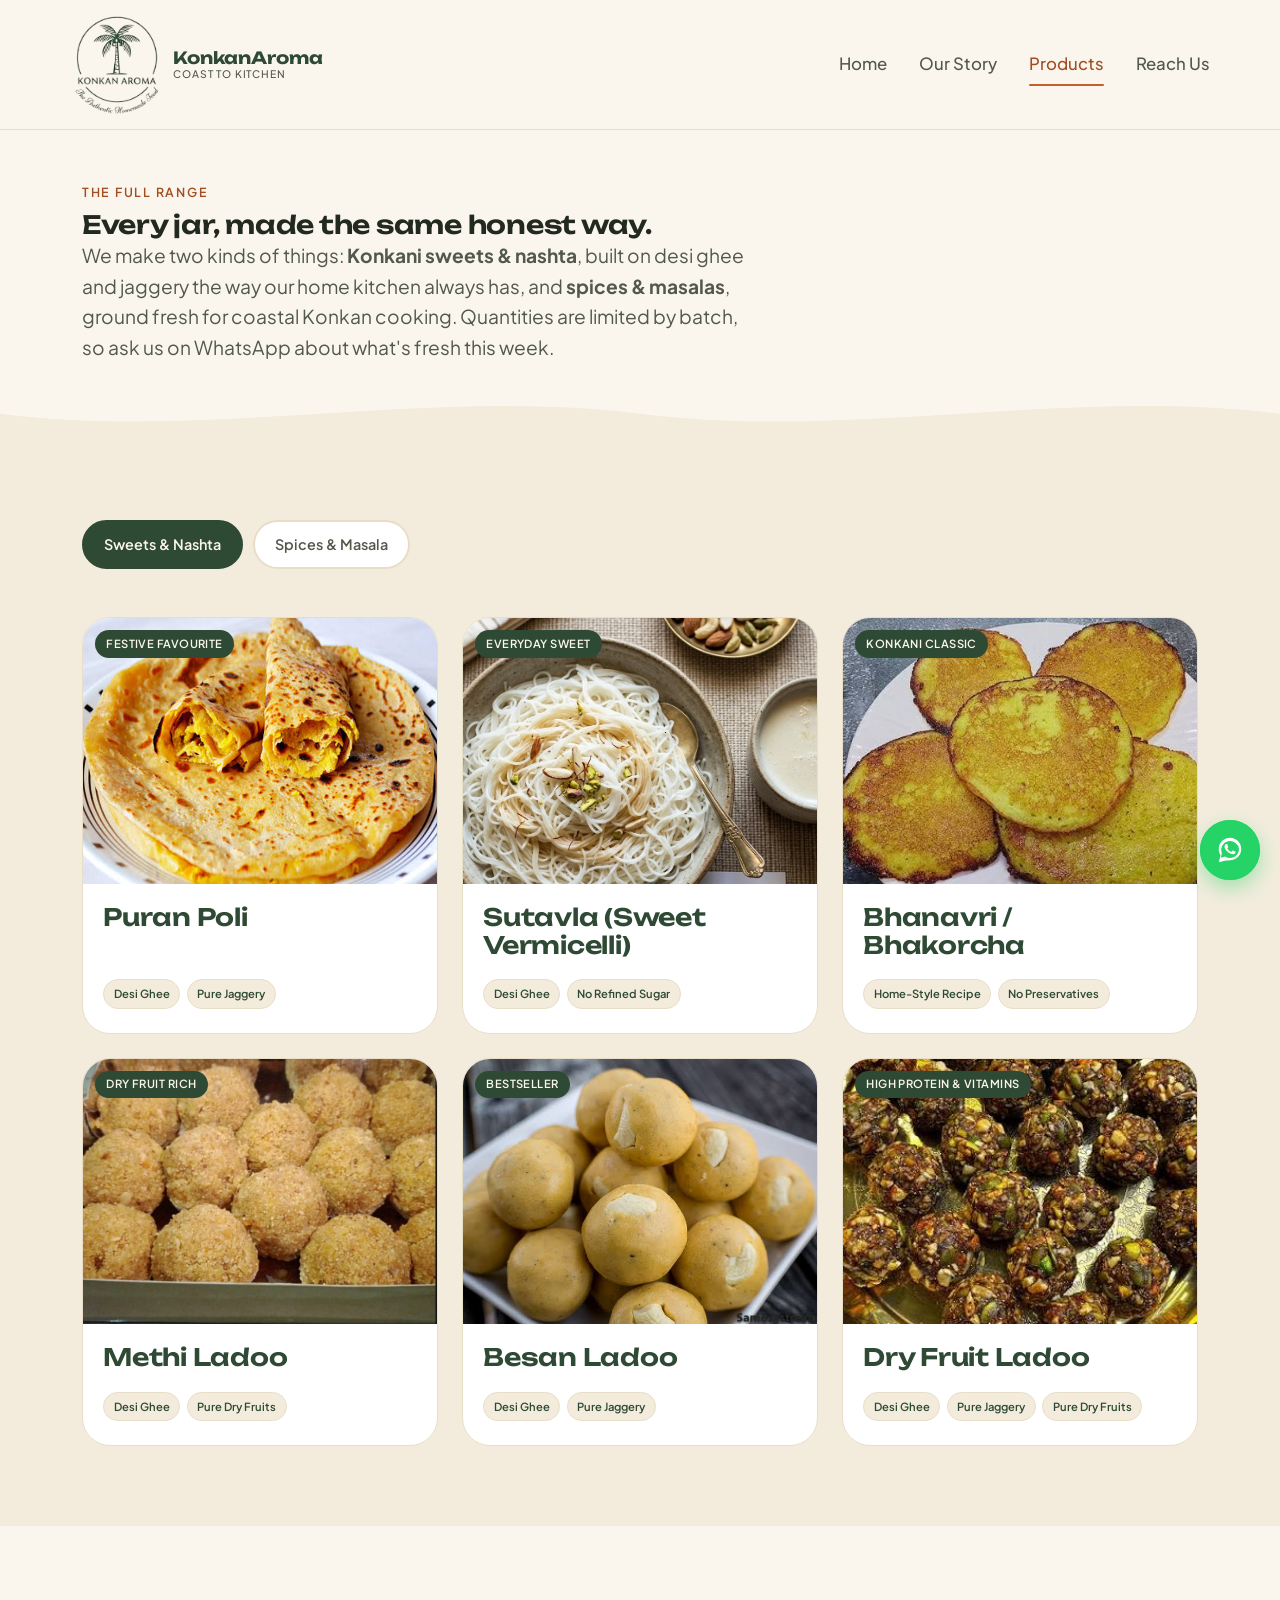
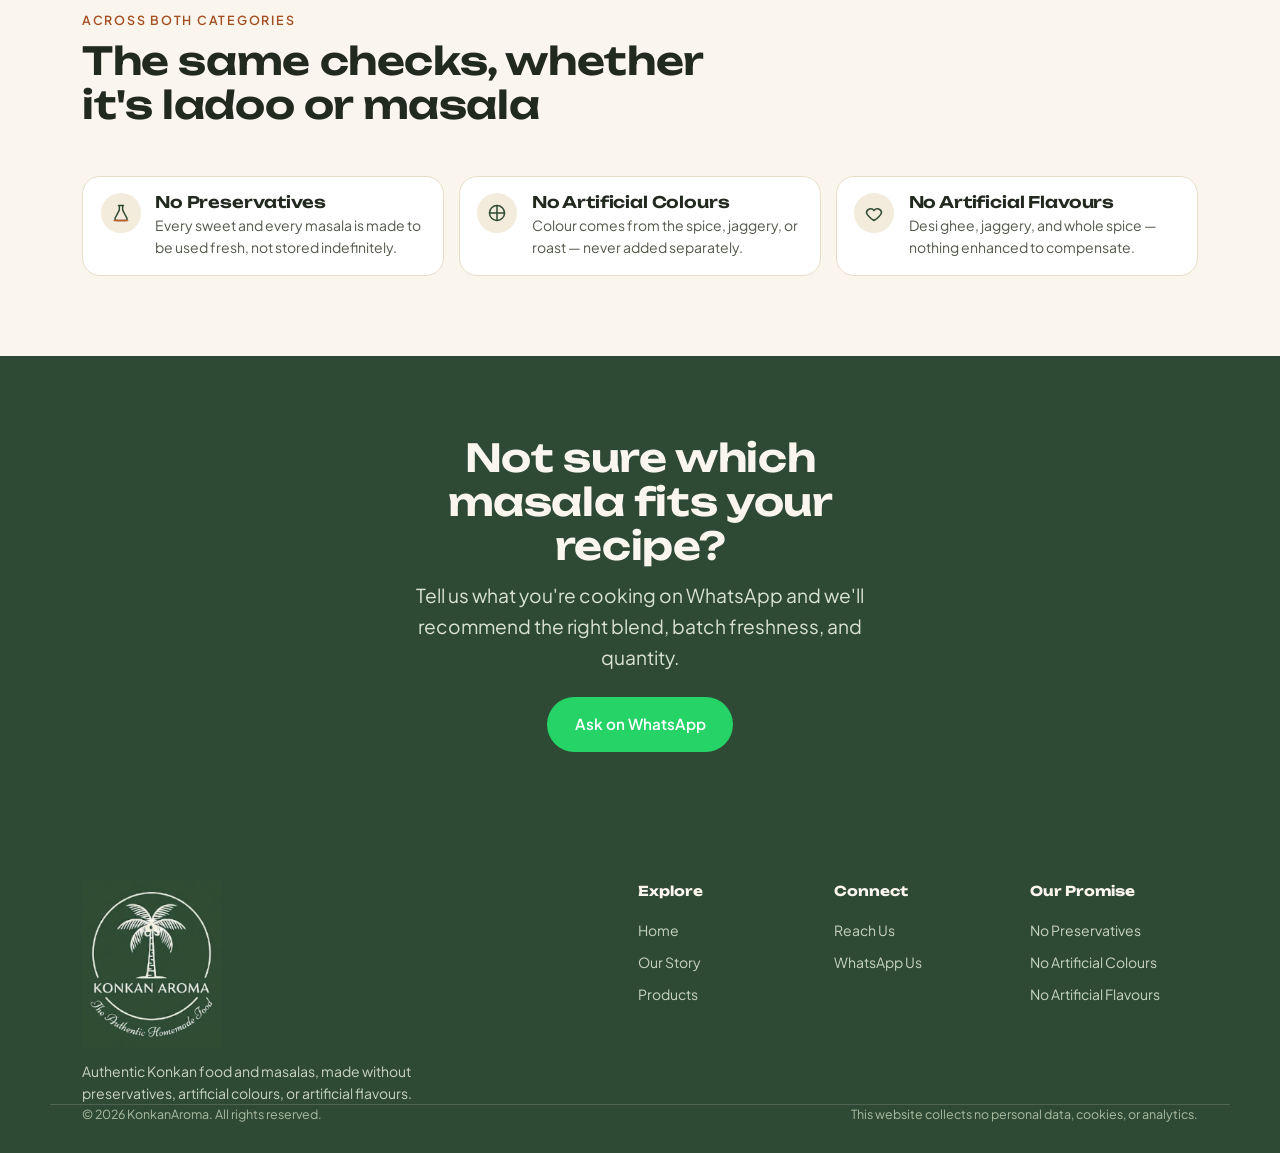
<file: products.html>
<!DOCTYPE html>
<html lang="en">
<head>
<meta charset="UTF-8">
<meta name="viewport" content="width=device-width, initial-scale=1.0">
<title>Products — KonkanAroma Masalas & Food</title>
<meta name="description" content="Explore KonkanAroma's range of authentic masalas and Konkan food products — no preservatives, no artificial colours or flavours.">
<link rel="preconnect" href="https://fonts.googleapis.com">
<link rel="stylesheet" href="assets/css/style.css">
</head>
<body>

<header class="navbar">
  <div class="nav-inner">
    <a href="index.html" class="logo">
      <img src="assets/images/navlogo.png" alt="KonkanAroma logo" class="logo-img">
      <span class="logo-text">KonkanAroma<span class="logo-tag">Coast to Kitchen</span></span>
    </a>
    <button class="nav-toggle" aria-label="Toggle menu" aria-expanded="false">
      <span></span><span></span><span></span>
    </button>
    <nav class="nav-links">
      <a href="index.html">Home</a>
      <a href="about.html">Our Story</a>
      <a href="products.html" class="active">Products</a>
      <a href="reach-us.html">Reach Us</a>
    </nav>
  </div>
</header>

<main>

  <section class="hero" style="padding-bottom:1.5rem;">
    <div class="container">
      <div class="reveal" style="max-width:680px;">
        <p class="eyebrow">The full range</p>
        <h1>Every jar, made the same honest way.</h1>
        <p class="lede">We make two kinds of things: <strong>Konkani sweets &amp; nashta</strong>, built on desi ghee and jaggery the way our home kitchen always has, and <strong>spices &amp; masalas</strong>, ground fresh for coastal Konkan cooking. Quantities are limited by batch, so ask us on WhatsApp about what's fresh this week.</p>
      </div>
    </div>
  </section>

  <div class="wave-divider" aria-hidden="true">
    <svg viewBox="0 0 1440 60" preserveAspectRatio="none"><path d="M0,30 C 240,60 480,0 720,30 C 960,60 1200,0 1440,30 L1440,60 L0,60 Z" fill="#F3ECDD"/></svg>
  </div>

  <!-- =========================================================
       PRODUCT GRID — two categories, one visible at a time
       Buttons and grids are linked purely by the data-category
       attribute. To add a category later: add a button with a
       new data-category value, and a matching .product-grid.
       ========================================================= -->
  <section class="section section-tint">
    <div class="container">

      <!-- Category toggle -->
      <div class="category-toggle reveal" role="tablist" aria-label="Product category">
        <button class="category-btn active" data-category="sweets" role="tab" aria-selected="true">Sweets &amp; Nashta</button>
        <button class="category-btn" data-category="spices" role="tab" aria-selected="false">Spices &amp; Masala</button>
      </div>

      <!-- =====================================================
           CATEGORY 1 — Sweets & Nashta (desi ghee, jaggery, etc.)
           TO ADD A NEW SWEET: copy one <article class="product-card">
           block below and edit its image, tag, title, description,
           and chips.
           ===================================================== -->
      <div class="product-grid reveal" data-category="sweets">

        <!-- Sweet 1 -->
        <article class="product-card">
          <div class="product-media">
            <span class="product-tag">Festive favourite</span>
            <!-- Replace with real product photo: assets/images/puran-poli.jpg -->
            <img src="assets/images/puranpoli.jpeg" alt="Puran Poli, a sweet stuffed flatbread made with jaggery and lentils">
          </div>
          <div class="product-body">
            <h3>Puran Poli</h3>
            <!-- <p>Soft wheat flatbread stuffed with a jaggery-lentil filling, finished with pure desi ghee — no shortcuts, no shelf-stable fillings.</p> -->
            <div class="chip-row">
              <span class="chip">Desi Ghee</span>
              <span class="chip">Pure Jaggery</span>
            </div>
          </div>
        </article>

        <!-- Sweet 2 -->
        <article class="product-card">
          <div class="product-media">
            <span class="product-tag">Everyday sweet</span>
            <!-- Replace with real product photo: assets/images/sutavla.jpg -->
            <img src="assets/images/sutavla(sweetVermicelli).jpeg" alt="Sutavla, sweet vermicelli roasted in desi ghee and jaggery">
          </div>
          <div class="product-body">
            <h3>Sutavla (Sweet Vermicelli)</h3>
            <!-- <p>Fine vermicelli roasted in desi ghee and simmered with jaggery — a quick, comforting Konkani nashta with no refined sugar.</p> -->
            <div class="chip-row">
              <span class="chip">Desi Ghee</span>
              <span class="chip">No Refined Sugar</span>
            </div>
          </div>
        </article>

        <!-- Sweet 3 -->
        <article class="product-card">
          <div class="product-media">
            <span class="product-tag">Konkani classic</span>
            <!-- Replace with real product photo: assets/images/bhanavri.jpg -->
            <img src="assets/images/Bhanavri-Bhakorcha.jpeg" alt="Bhanavri Bhakorcha, a traditional Konkani sweet snack">
          </div>
          <div class="product-body">
            <h3>Bhanavri / Bhakorcha</h3>
            <!-- <p>A traditional Konkani sweet passed down through home kitchens — made exactly the way it always has been, nothing modernised.</p> -->
            <div class="chip-row">
              <span class="chip">Home-Style Recipe</span>
              <span class="chip">No Preservatives</span>
            </div>
          </div>
        </article>

        <!-- Sweet 4 -->
        <article class="product-card">
          <div class="product-media">
            <span class="product-tag">Dry fruit rich</span>
            <!-- Replace with real product photo: assets/images/methi-ladoo.jpg -->
            <img src="assets/images/methiladdo.jpeg" alt="Methi Ladoo, a dry fruit and fenugreek sweet ball">
          </div>
          <div class="product-body">
            <h3>Methi Ladoo</h3>
            <!-- <p>Fenugreek, dry fruits, and jaggery bound in desi ghee — a nourishing, traditional winter sweet with nothing artificial added.</p> -->
            <div class="chip-row">
              <span class="chip">Desi Ghee</span>
              <span class="chip">Pure Dry Fruits</span>
            </div>
          </div>
        </article>

        <!-- Sweet 5 -->
        <article class="product-card">
          <div class="product-media">
            <span class="product-tag">Bestseller</span>
            <!-- Replace with real product photo: assets/images/besan-ladoo.jpg -->
            <img src="assets/images/besan-ladoo.jpeg" alt="Besan Ladoo, roasted gram flour sweet balls">
          </div>
          <div class="product-body">
            <h3>Besan Ladoo</h3>
            <!-- <p>Roasted gram flour, desi ghee, and jaggery, rolled the same day they're made — dense, grainy, and exactly as rich as it should be.</p> -->
            <div class="chip-row">
              <span class="chip">Desi Ghee</span>
              <span class="chip">Pure Jaggery</span>
            </div>
          </div>
        </article>

        <!-- Sweet 6 -->
        <article class="product-card">
          <div class="product-media">
            <span class="product-tag">High Protein & Vitamins</span>
            <!-- Replace with real product photo: assets/images/besan-ladoo.jpg -->
            <img src="assets/images/dryfruitladoo.jpeg" alt="Dry Fruit Ladoo, a sweet ball made with desi ghee, jaggery, and assorted dry fruits">
          </div>
          <div class="product-body">
            <h3>Dry Fruit Ladoo</h3>
            <!-- <p>Assorted dry fruits, desi ghee, and jaggery, rolled the same day they're made — a delightful blend of flavours and textures.</p> -->
            <div class="chip-row">
              <span class="chip">Desi Ghee</span>
              <span class="chip">Pure Jaggery</span>
               <span class="chip">Pure Dry Fruits</span>
            </div>
          </div>
        </article>

      </div>

      <!-- =====================================================
           CATEGORY 2 — Spices & Masala
           TO ADD A NEW MASALA: copy one <article class="product-card">
           block below and edit its image, tag, title, description,
           and chips. (Ideas already in the pipeline: Konkani Masala,
           Fish Fry Masala, Garam Masala, Kashmiri Bedgi Chilli Powder.)
           ===================================================== -->
      <div class="product-grid is-hidden reveal" data-category="spices">

        <!-- Spice 1 -->
        <article class="product-card">
          <div class="product-media">
            <span class="product-tag">Everyday staple</span>
            <!-- Replace with real product photo: assets/images/turmeric-powder.jpg -->
            <img src="assets/images/masalas/haldipowder.jpeg" alt="Pure turmeric (haldi) powder, bright yellow ground spice">
          </div>
          <div class="product-body">
            <h3>Pure Turmeric( Haldi ) Powder</h3>
            <!-- <p>Single-origin turmeric, dried and ground the traditional way — the colour is entirely the root, nothing else.</p> -->
            <div class="chip-row">
              <span class="chip">Single Ingredient</span>
              <span class="chip">Stone-Ground</span>
            </div>
          </div>
        </article>

        <!-- Spice 2 -->
        <article class="product-card">
          <div class="product-media">
            <span class="product-tag">Fish-curry essential</span>
            <!-- Replace with real product photo: assets/images/fish-curry-masala.jpg -->
            <img src="assets/images/masalas/KKfishmasala.jpeg" alt="Whole spices for Konkan fish curry masala blend">
          </div>
          <div class="product-body">
            <h3>Konkan Fish Curry Masala</h3>
            <!-- <p>A coastal-classic blend balancing heat, tang, and warmth — built specifically for fish and prawn curries.</p> -->
            <div class="chip-row">
              <span class="chip">No Artificial Colour</span>
              <span class="chip">No Artificial Flavour</span>
            </div>
          </div>
        </article>

        <!-- Spice 3 -->
        <article class="product-card">
          <div class="product-media">
            <span class="product-tag">Bestseller</span>
            <!-- Replace with real product photo: assets/images/malvani-masala.jpg -->
            <img src="assets/images/masalas/malvanimasala.jpeg" alt="Malvani masala blend, deep red ground spice powder">
          </div>
          <div class="product-body">
            <h3>Malvani Masala</h3>
            <!-- <p>Our founding recipe — a fiery, deeply aromatic blend used across Konkan coastal kitchens for curries, fish, and koliwada.</p> -->
            <div class="chip-row">
              <span class="chip">No Preservatives</span>
              <span class="chip">No Artificial Colour</span>
            </div>
          </div>
        </article>

        <!-- Spice 4 -->
        <article class="product-card">
          <div class="product-media">
            <span class="product-tag">Traditional</span>
            <!-- Replace with real product photo: assets/images/konkan-tilkut.jpg -->
            <img src="assets/images/masalas/tilkut.jpeg" alt="Konkan Tilkut, a roasted sesame and jaggery spice blend">
          </div>
          <div class="product-body">
            <h3>Konkan Tilkut</h3>
            <!-- <p>Roasted sesame ground the old way — a fragrant, slightly sweet-savoury staple used across Konkan households.</p> -->
            <div class="chip-row">
              <span class="chip">Stone-Ground</span>
              <span class="chip">No Additives</span>
            </div>
          </div>
        </article>

        <!-- Spice 5 -->
        <article class="product-card">
          <div class="product-media">
            <span class="product-tag">All-purpose</span>
            <!-- Replace with real product photo: assets/images/ghati-masala.jpg -->
            <img src="assets/images/masalas/ghatimasala.jpeg" alt="Ghati Masala, an all-purpose Maharashtrian spice blend">
          </div>
          <div class="product-body">
            <h3>Ghati Masala</h3>
            <!-- <p>A warm, everyday Maharashtrian blend for dals, vegetables, and gravies — balanced enough to reach for daily.</p> -->
            <div class="chip-row">
              <span class="chip">No Preservatives</span>
              <span class="chip">Small Batch</span>
            </div>
          </div>
        </article>

        <!-- Spice 6 -->
        <article class="product-card">
          <div class="product-media">
            <span class="product-tag">All-purpose</span>
            <!-- Replace with real product photo: assets/images/ghati-masala.jpg -->
            <img src="assets/images/masalas/konkanimasala.jpeg" alt="Konkani Masala, an all-purpose Konkan spice blend">
          </div>
          <div class="product-body">
            <h3>Konkani Masala</h3>
            <!-- <p>A warm, everyday Konkan blend for dals, vegetables, and gravies — balanced enough to reach for daily.</p> -->
            <div class="chip-row">
              <span class="chip">No Preservatives</span>
              <span class="chip">Small Batch</span>
            </div>
          </div>
        </article>

        <!-- Spice 7 -->
        <article class="product-card">
          <div class="product-media">
            <span class="product-tag">All-purpose</span>
            <!-- Replace with real product photo: assets/images/ghati-masala.jpg -->
            <img src="assets/images/masalas/garammasala.jpeg" alt="Garam Masala, an all-purpose Indian spice blend">
          </div>
          <div class="product-body">
            <h3>Garam Masala</h3>
            <!-- <p>A Fresh, everyday Special Indian blend for biryani, pulav's, and gravies — balanced enough to reach for daily.</p> -->
            <div class="chip-row">
              <span class="chip">No Preservatives</span>
              <span class="chip">Small Batch</span>
            </div>
          </div>
        </article>

        <!-- Spice 8 -->
        <article class="product-card">
          <div class="product-media">
            <span class="product-tag">All-purpose</span>
            <!-- Replace with real product photo: assets/images/ghati-masala.jpg -->
            <img src="assets/images/masalas/kashmirimirchi.jpeg" alt="Kashmiri Mirchi, a fiery Kashmiri spice blend">
          </div>
          <div class="product-body">
            <h3>Kashmiri Mirchi</h3>
            <!-- <p>A fiery, aromatic blend for tasty dishes — perfect for adding heat, natural flavors and depth to your cooking.</p> -->
            <div class="chip-row">
              <span class="chip">No Preservatives</span>
              <span class="chip">Small Batch</span>
            </div>
          </div>
        </article>

      </div>
    </div>
  </section>

  <!-- =========================================================
       PURITY POINTS RECAP
       ========================================================= -->
  <section class="section">
    <div class="container">
      <div class="section-head reveal">
        <p class="eyebrow">Across both categories</p>
        <h2>The same checks, whether it's ladoo or masala</h2>
      </div>
      <div class="badge-row reveal">
        <div class="badge-card">
          <span class="badge-icon">
            <svg viewBox="0 0 24 24" fill="none" stroke-width="1.8" stroke-linecap="round" stroke-linejoin="round"><path d="M9 3h6M10 3v5.5L5 18a2 2 0 0 0 1.8 3h10.4a2 2 0 0 0 1.8-3l-5-9.5V3"/><line x1="4" y1="21" x2="20" y2="21" stroke="#C1602B"/></svg>
          </span>
          <div><h3>No Preservatives</h3><p>Every sweet and every masala is made to be used fresh, not stored indefinitely.</p></div>
        </div>
        <div class="badge-card">
          <span class="badge-icon">
            <svg viewBox="0 0 24 24" fill="none" stroke-width="1.8" stroke-linecap="round" stroke-linejoin="round"><circle cx="12" cy="12" r="9"/><path d="M12 3v18M3 12h18"/></svg>
          </span>
          <div><h3>No Artificial Colours</h3><p>Colour comes from the spice, jaggery, or roast — never added separately.</p></div>
        </div>
        <div class="badge-card">
          <span class="badge-icon">
            <svg viewBox="0 0 24 24" fill="none" stroke-width="1.8" stroke-linecap="round" stroke-linejoin="round"><path d="M12 21s-7-4.35-9-9a5 5 0 0 1 9-3 5 5 0 0 1 9 3c-2 4.65-9 9-9 9z"/></svg>
          </span>
          <div><h3>No Artificial Flavours</h3><p>Desi ghee, jaggery, and whole spice — nothing enhanced to compensate.</p></div>
        </div>
      </div>
    </div>
  </section>

  <!-- =========================================================
       CTA
       ========================================================= -->
  <section class="section section-dark" style="text-align:center;">
    <div class="container reveal" style="max-width:520px; margin:0 auto;">
      <h2>Not sure which masala fits your recipe?</h2>
      <p class="lede" style="margin: 0.75rem auto 1.5rem;">Tell us what you're cooking on WhatsApp and we'll recommend the right blend, batch freshness, and quantity.</p>
      <a href="https://wa.me/918655501334?text=Hi!%20I%E2%80%99m%20interested%20in%20your%20authentic%20food%20products." class="btn btn-whatsapp" target="_blank" rel="noopener">Ask on WhatsApp</a>
    </div>
  </section>

</main>

<footer class="site-footer">
  <div class="container footer-top">
    <div class="footer-brand">
      <a href="index.html" class="logo footer-logo-link">
        <img src="assets/images/logo.png" alt="KonkanAroma logo" class="footer-logo-img">
      </a>
      <p>Authentic Konkan food and masalas, made without preservatives, artificial colours, or artificial flavours.</p>
    </div>
    <div class="footer-cols">
      <div class="footer-col">
        <h4>Explore</h4>
        <a href="index.html">Home</a>
        <a href="about.html">Our Story</a>
        <a href="products.html">Products</a>
      </div>
      <div class="footer-col">
        <h4>Connect</h4>
        <a href="reach-us.html">Reach Us</a>
        <a href="https://wa.me/918655501334?text=Hi!%20I%E2%80%99m%20interested%20in%20your%20authentic%20food%20products." target="_blank" rel="noopener">WhatsApp Us</a>
      </div>
      <div class="footer-col">
        <h4>Our Promise</h4>
        <p>No Preservatives</p>
        <p>No Artificial Colours</p>
        <p>No Artificial Flavours</p>
      </div>
    </div>
  </div>
  <div class="container footer-bottom">
    <span>&copy; <span id="year">2026</span> KonkanAroma. All rights reserved.</span>
    <span>This website collects no personal data, cookies, or analytics.</span>
  </div>
</footer>

<a class="wa-float" href="https://wa.me/918655501334?text=Hi!%20I%E2%80%99m%20interested%20in%20your%20authentic%20food%20products." target="_blank" rel="noopener" aria-label="Chat with KonkanAroma on WhatsApp">
  <svg viewBox="0 0 32 32" fill="#FFFFFF"><path d="M16.001 3C9.373 3 4 8.373 4 15c0 2.418.71 4.665 1.933 6.552L4 29l7.646-1.897A11.947 11.947 0 0 0 16 27c6.628 0 12-5.373 12-12S22.629 3 16.001 3zm0 21.6a9.56 9.56 0 0 1-4.9-1.35l-.352-.21-4.537 1.125 1.16-4.42-.23-.364A9.57 9.57 0 1 1 25.6 15c0 5.302-4.298 9.6-9.599 9.6zm5.264-7.17c-.288-.144-1.703-.84-1.967-.936-.264-.096-.456-.144-.648.144-.192.288-.744.936-.912 1.128-.168.192-.336.216-.624.072-.288-.144-1.216-.448-2.316-1.428-.856-.763-1.434-1.706-1.602-1.994-.168-.288-.018-.444.126-.588.13-.129.288-.336.432-.504.144-.168.192-.288.288-.48.096-.192.048-.36-.024-.504-.072-.144-.648-1.563-.888-2.14-.234-.563-.472-.487-.648-.496l-.552-.01c-.192 0-.504.072-.768.36-.264.288-1.008.984-1.008 2.4 0 1.416 1.032 2.784 1.176 2.976.144.192 2.03 3.1 4.92 4.347.688.297 1.224.474 1.642.607.69.219 1.317.188 1.814.114.553-.083 1.703-.696 1.943-1.368.24-.672.24-1.248.168-1.368-.072-.12-.264-.192-.552-.336z"/></svg>
</a>

<script src="assets/js/main.js"></script>
</body>
</html>
</file>
<file: assets/css/style.css>
/* ===================================================================
   KONKANAROMA — STYLESHEET
   Mobile-first. Every rule below is written for small screens first,
   then progressively enhanced at 600px / 900px / 1200px breakpoints.
   =================================================================== */

/* -------------------------------------------------------------
   1. FONTS
   Unbounded  -> display face (headlines, stamp, nav wordmark)
                 geometric + a little handmade-stamp character,
                 used sparingly so it stays a signature, not noise.
   Plus Jakarta Sans -> body/UI face, warm & highly readable.
   ------------------------------------------------------------- */
@import url('https://fonts.googleapis.com/css2?family=Unbounded:wght@400;600;700&family=Plus+Jakarta+Sans:wght@400;500;600;700&display=swap');

/* -------------------------------------------------------------
   2. DESIGN TOKENS
   Palette pulled from the Konkan coast itself:
   laterite red soil, coconut-palm green, kokum fruit, rice cream.
   ------------------------------------------------------------- */
:root {
  /* Colour */
  --cream:        #FBF6ED;  /* base background, like washed rice flour */
  --cream-dark:   #F3ECDD;  /* alternate section background */
  --sand:         #E8DDC7;  /* dividers, card borders */
  --ink:          #22291F;  /* primary text, warm near-black */
  --ink-soft:     #52594B;  /* secondary text */
  --green-deep:   #2F4A34;  /* coconut palm, header/footer, dark sections */
  --green:        #3F6146;  /* mid green for links/accents on light bg */
  --terracotta:   #C1602B;  /* Konkan laterite soil — primary accent */
  --terracotta-dk:#A34E22;  /* hover/active state of terracotta */
  --kokum:        #7A2E2E;  /* kokum fruit maroon — rare, high-value accent */
  --white:        #FFFFFF;
  --whatsapp:     #25D366;  /* official WhatsApp green */
  --whatsapp-dk:  #1DA851;

  /* Type scale (fluid, mobile-first via clamp) */
  --fs-display: clamp(2.1rem, 7vw, 3.6rem);
  --fs-h2:      clamp(1.6rem, 5vw, 2.4rem);
  --fs-h3:      clamp(1.15rem, 3.6vw, 1.5rem);
  --fs-body:    clamp(1rem, 2.4vw, 1.05rem);
  --fs-small:   0.875rem;
  --fs-eyebrow: 0.78rem;

  /* Spacing */
  --space-xs: 0.5rem;
  --space-sm: 1rem;
  --space-md: 1.75rem;
  --space-lg: 3rem;
  --space-xl: 5rem;

  /* Shape */
  --radius-sm: 10px;
  --radius-md: 18px;
  --radius-lg: 28px;

  /* Motion */
  --ease: cubic-bezier(0.22, 1, 0.36, 1);
}

/* -------------------------------------------------------------
   3. RESET & BASE
   ------------------------------------------------------------- */
*, *::before, *::after { box-sizing: border-box; }
html { scroll-behavior: smooth; }

@media (prefers-reduced-motion: reduce) {
  html { scroll-behavior: auto; }
  *, *::before, *::after {
    animation-duration: 0.001ms !important;
    animation-iteration-count: 1 !important;
    transition-duration: 0.001ms !important;
    scroll-behavior: auto !important;
  }
}

body {
  margin: 0;
  background: var(--cream);
  color: var(--ink);
  font-family: 'Plus Jakarta Sans', sans-serif;
  font-size: var(--fs-body);
  line-height: 1.6;
  -webkit-font-smoothing: antialiased;
}

img { max-width: 100%; display: block; }
a { color: inherit; text-decoration: none; }
ul { list-style: none; margin: 0; padding: 0; }
h1, h2, h3, h4, p { margin: 0; }
button { font: inherit; cursor: pointer; }

/* Visible keyboard focus everywhere — accessibility floor */
a:focus-visible, button:focus-visible {
  outline: 2px solid var(--terracotta-dk);
  outline-offset: 3px;
  border-radius: 4px;
}

.container {
  width: 100%;
  max-width: 1180px;
  margin: 0 auto;
  padding: 0 1.25rem;
}

.section {
  padding: var(--space-xl) 0;
}

.section-dark {
  background: var(--green-deep);
  color: var(--cream);
}

.section-tint {
  background: var(--cream-dark);
}

.eyebrow {
  display: inline-flex;
  align-items: center;
  gap: 0.5rem;
  font-size: var(--fs-eyebrow);
  letter-spacing: 0.14em;
  text-transform: uppercase;
  color: var(--terracotta-dk);
  font-weight: 600;
  margin-bottom: var(--space-xs);
}
.section-dark .eyebrow { color: #E7B98C; }

.section-head {
  max-width: 640px;
  margin-bottom: var(--space-lg);
}

h1, h2, h3, .display {
  font-family: 'Unbounded', sans-serif;
  font-weight: 600;
  line-height: 1.15;
  letter-spacing: -0.01em;
}

h2 { font-size: var(--fs-h2); }
h3 { font-size: var(--fs-h3); }

.lede {
  font-size: clamp(1.05rem, 3vw, 1.2rem);
  color: var(--ink-soft);
  max-width: 60ch;
}
.section-dark .lede { color: #D9E2D3; }

/* -------------------------------------------------------------
   4. BUTTONS
   ------------------------------------------------------------- */
.btn {
  display: inline-flex;
  align-items: center;
  justify-content: center;
  gap: 0.5rem;
  padding: 0.85rem 1.6rem;
  border-radius: 999px;
  font-weight: 600;
  font-size: 0.95rem;
  border: 2px solid transparent;
  transition: transform 0.25s var(--ease), background 0.25s var(--ease), color 0.25s var(--ease);
  white-space: nowrap;
}
.btn:hover { transform: translateY(-2px); }

.btn-primary {
  background: var(--terracotta);
  color: var(--white);
}
.btn-primary:hover { background: var(--terracotta-dk); }

.btn-outline {
  background: transparent;
  border-color: currentColor;
  color: var(--green-deep);
}
.section-dark .btn-outline { color: var(--cream); }
.btn-outline:hover { background: rgba(0,0,0,0.06); }

.btn-whatsapp {
  background: var(--whatsapp);
  color: var(--white);
}
.btn-whatsapp:hover { background: var(--whatsapp-dk); }

/* -------------------------------------------------------------
   5. NAVBAR
   ------------------------------------------------------------- */
.navbar {
  position: sticky;
  top: 0;
  z-index: 100;
  background: rgba(251, 246, 237, 0.92);
  backdrop-filter: blur(8px);
  border-bottom: 1px solid var(--sand);
}

.nav-inner {
  display: flex;
  align-items: center;
  justify-content: space-between;
  padding: 0.85rem 1.25rem;
  max-width: 1180px;
  margin: 0 auto;
}

.logo {
  display: flex;
  align-items: center;
  gap: 0.7rem;
  font-family: 'Unbounded', sans-serif;
  font-weight: 700;
  font-size: 1.05rem;
  color: var(--green-deep);
}

.logo-img {
  width: 92px;
  height: auto;
  display: block;
  object-fit: contain;
  flex-shrink: 0;
}

.logo-text {
  display: flex;
  flex-direction: column;
  line-height: 1.1;
}

.logo-tag {
  display: block;
  font-family: 'Plus Jakarta Sans', sans-serif;
  font-weight: 500;
  font-size: 0.65rem;
  letter-spacing: 0.08em;
  color: var(--ink-soft);
  text-transform: uppercase;
}

/* Hamburger */
.nav-toggle {
  display: flex;
  flex-direction: column;
  gap: 5px;
  background: none;
  border: none;
  padding: 8px;
}
.nav-toggle span {
  width: 24px;
  height: 2px;
  background: var(--ink);
  border-radius: 2px;
  transition: transform 0.3s var(--ease), opacity 0.3s var(--ease);
}
.nav-toggle[aria-expanded="true"] span:nth-child(1) { transform: translateY(7px) rotate(45deg); }
.nav-toggle[aria-expanded="true"] span:nth-child(2) { opacity: 0; }
.nav-toggle[aria-expanded="true"] span:nth-child(3) { transform: translateY(-7px) rotate(-45deg); }

.nav-links {
  position: absolute;
  top: 100%;
  left: 0;
  right: 0;
  background: var(--cream);
  border-bottom: 1px solid var(--sand);
  display: flex;
  flex-direction: column;
  padding: 0.5rem 1.25rem 1.25rem;
  gap: 0.25rem;
  max-height: 0;
  overflow: hidden;
  transition: max-height 0.35s var(--ease);
}
.nav-links.open { max-height: 320px; }

.nav-links a {
  padding: 0.75rem 0.25rem;
  font-weight: 500;
  border-bottom: 1px solid var(--sand);
  color: var(--ink-soft);
}
.nav-links a.active,
.nav-links a:hover { color: var(--terracotta-dk); }
.nav-links a:last-child { border-bottom: none; }

/* -------------------------------------------------------------
   6. HERO
   ------------------------------------------------------------- */
.hero {
  padding: var(--space-lg) 0 var(--space-xl);
  position: relative;
  overflow: hidden;
}

.hero-grid {
  display: grid;
  gap: var(--space-lg);
}

.hero-copy h1 { margin-bottom: var(--space-sm); }
.hero-copy .lede { margin-bottom: var(--space-md); }

.hero-actions {
  display: flex;
  flex-wrap: wrap;
  gap: 0.9rem;
}

.hero-media {
  position: relative;
  border-radius: var(--radius-lg);
  overflow: hidden;
  aspect-ratio: 4 / 3;
}
.hero-media img { width: 100%; height: 100%; object-fit: cover; }

/* -------------------------------------------------------------
   7. PURITY STAMP (signature element)
   A hand-stamped circular seal — the recurring motif of the brand.
   Reused in the hero, about page, and product cards.
   ------------------------------------------------------------- */
.purity-stamp {
  width: 108px;
  height: 108px;
  flex-shrink: 0;
  transform: rotate(-9deg);
  filter: drop-shadow(0 3px 4px rgba(34,41,31,0.15));
}
.purity-stamp .stamp-ring { fill: none; stroke: var(--kokum); stroke-width: 2; }
.purity-stamp .stamp-ring-outer { stroke-dasharray: 2 3; }
.purity-stamp text {
  font-family: 'Unbounded', sans-serif;
  fill: var(--kokum);
}
.purity-stamp .stamp-big { font-size: 15px; font-weight: 700; }
.purity-stamp .stamp-small { font-size: 6px; letter-spacing: 1.2px; font-weight: 600; }

.stamp-float {
  position: absolute;
  top: -14px;
  right: -14px;
  z-index: 2;
}

/* -------------------------------------------------------------
   8. "NO NASTIES" BADGES
   Always-legible chips (no hover-only content — mobile has no hover)
   ------------------------------------------------------------- */
.badge-row {
  display: grid;
  grid-template-columns: 1fr;
  gap: 0.9rem;
}

.badge-card {
  display: flex;
  gap: 0.9rem;
  align-items: flex-start;
  background: var(--white);
  border: 1px solid var(--sand);
  border-radius: var(--radius-md);
  padding: 1rem 1.1rem;
}

.badge-icon {
  width: 40px;
  height: 40px;
  flex-shrink: 0;
  border-radius: 50%;
  background: var(--cream-dark);
  display: grid;
  place-items: center;
}
.badge-icon svg { width: 20px; height: 20px; stroke: var(--green-deep); }

.badge-card h3 { font-size: 1rem; margin-bottom: 0.2rem; }
.badge-card p { font-size: var(--fs-small); color: var(--ink-soft); }

/* -------------------------------------------------------------
   9. TRUST STRIP
   ------------------------------------------------------------- */
.trust-strip {
  display: grid;
  grid-template-columns: repeat(2, 1fr);
  gap: 1.25rem;
  text-align: center;
}
.trust-item .num {
  font-family: 'Unbounded', sans-serif;
  font-size: clamp(1.6rem, 5vw, 2.2rem);
  color: var(--terracotta);
  display: block;
}
.trust-item .label {
  font-size: var(--fs-small);
  color: var(--ink-soft);
}
.section-dark .trust-item .label { color: #C9D4C1; }

/* -------------------------------------------------------------
   10. WAVE DIVIDER — coastline motif between sections
   ------------------------------------------------------------- */
.wave-divider {
  display: block;
  width: 100%;
  line-height: 0;
}
.wave-divider svg { width: 100%; height: auto; display: block; }

/* -------------------------------------------------------------
   11. FRESHNESS / PROCESS TIMELINE
   Genuinely sequential (harvest -> kitchen), so numbering here
   is meaningful rather than decorative.
   ------------------------------------------------------------- */
.timeline {
  display: flex;
  flex-direction: column;
  gap: 0;
}

.timeline-step {
  display: grid;
  grid-template-columns: 44px 1fr;
  gap: 1rem;
  padding-bottom: var(--space-lg);
  position: relative;
}
.timeline-step:last-child { padding-bottom: 0; }

.timeline-marker {
  width: 44px;
  height: 44px;
  border-radius: 50%;
  background: var(--green-deep);
  color: var(--cream);
  display: grid;
  place-items: center;
  font-family: 'Unbounded', sans-serif;
  font-weight: 600;
  font-size: 0.95rem;
  position: relative;
  z-index: 1;
}

.timeline-step:not(:last-child)::before {
  content: '';
  position: absolute;
  top: 44px;
  left: 21px;
  width: 2px;
  height: calc(100% - 44px);
  background: repeating-linear-gradient(to bottom, var(--sand) 0 6px, transparent 6px 12px);
}

.timeline-content h3 { margin-bottom: 0.3rem; }
.timeline-content p { color: var(--ink-soft); }

/* -------------------------------------------------------------
   12. PRODUCT CARDS
   ------------------------------------------------------------- */

/* Category toggle — switches between the two product groups */
.category-toggle {
  display: flex;
  flex-wrap: wrap;
  gap: 0.6rem;
  margin-bottom: var(--space-lg);
}

.category-btn {
  background: var(--white);
  border: 2px solid var(--sand);
  color: var(--ink-soft);
  font-weight: 600;
  font-size: 0.9rem;
  padding: 0.7rem 1.25rem;
  border-radius: 999px;
  transition: background 0.25s var(--ease), border-color 0.25s var(--ease), color 0.25s var(--ease);
}
.category-btn:hover { border-color: var(--terracotta); color: var(--terracotta-dk); }
.category-btn.active {
  background: var(--green-deep);
  border-color: var(--green-deep);
  color: var(--cream);
}

/* Product grids are toggled by main.js adding/removing .is-hidden.
   Hidden with display:none so no empty gap is left in the layout,
   and content still exists in the DOM (no extra network requests
   needed when switching tabs). */
.product-grid.is-hidden { display: none; }

.product-grid {
  display: grid;
  grid-template-columns: 1fr;
  gap: 1.5rem;
}

.product-card {
  background: var(--white);
  border: 1px solid var(--sand);
  border-radius: var(--radius-lg);
  overflow: hidden;
  display: flex;
  flex-direction: column;
}

.product-media {
  position: relative;
  aspect-ratio: 4 / 3;
  overflow: hidden;
}
.product-media img {
  width: 100%; height: 100%; object-fit: cover;
  transition: transform 0.6s var(--ease);
}
.product-card:hover .product-media img { transform: scale(1.06); }

.product-tag {
  position: absolute;
  top: 0.75rem;
  left: 0.75rem;
  background: var(--green-deep);
  color: var(--cream);
  font-size: 0.7rem;
  font-weight: 600;
  letter-spacing: 0.04em;
  text-transform: uppercase;
  padding: 0.3rem 0.7rem;
  border-radius: 999px;
}

.product-body {
  padding: 1.25rem 1.25rem 1.5rem;
  display: flex;
  flex-direction: column;
  gap: 0.75rem;
  flex-grow: 1;
}

.product-body h3 { color: var(--green-deep); }
.product-body p { color: var(--ink-soft); font-size: var(--fs-small); }

.chip-row {
  display: flex;
  flex-wrap: wrap;
  gap: 0.4rem;
  margin-top: auto;
  padding-top: 0.5rem;
}
.chip {
  font-size: 0.7rem;
  font-weight: 600;
  padding: 0.3rem 0.6rem;
  border-radius: 999px;
  background: var(--cream-dark);
  color: var(--green-deep);
  border: 1px solid var(--sand);
}

/* -------------------------------------------------------------
   13. REVEAL ON SCROLL (progressive enhancement)
   Elements start hidden only if JS runs & motion is allowed;
   .js-ready class is added by main.js, so content is never
   trapped invisible if JS fails to load.
   ------------------------------------------------------------- */
.js-ready .reveal {
  opacity: 0;
  transform: translateY(18px);
  transition: opacity 0.7s var(--ease), transform 0.7s var(--ease);
}
.js-ready .reveal.in-view {
  opacity: 1;
  transform: translateY(0);
}

/* -------------------------------------------------------------
   14. FOOTER
   ------------------------------------------------------------- */
.site-footer {
  background: var(--green-deep);
  color: var(--cream);
  padding: var(--space-lg) 0 var(--space-md);
}

.footer-top {
  display: flex;
  flex-direction: column;
  gap: var(--space-lg);
  padding-bottom: var(--space-lg);
  border-bottom: 1px solid rgba(251,246,237,0.15);
}

.footer-brand .logo { color: var(--cream); }
.footer-logo-link {
  width: fit-content;
}
.footer-logo-img {
  width: 140px;
  max-width: 100%;
  height: auto;
  display: block;
}
.footer-brand p {
  margin-top: 0.75rem;
  color: #C9D4C1;
  max-width: 40ch;
  font-size: var(--fs-small);
}

.footer-cols {
  display: grid;
  grid-template-columns: 1fr;
  gap: var(--space-md);
}

.footer-col h4 {
  font-family: 'Unbounded', sans-serif;
  font-size: 0.85rem;
  margin-bottom: 0.75rem;
  color: var(--cream);
}
.footer-col a, .footer-col p {
  display: block;
  color: #C9D4C1;
  font-size: var(--fs-small);
  padding: 0.3rem 0;
}
.footer-col a:hover { color: var(--white); }

.footer-bottom {
  display: flex;
  flex-direction: column;
  gap: 0.5rem;
  padding-top: var(--space-md);
  font-size: 0.78rem;
  color: #A9BBA1;
}

/* -------------------------------------------------------------
   15. FLOATING WHATSAPP BUTTON — present on every page
   ------------------------------------------------------------- */
.wa-float {
  position: fixed;
  bottom: 1.25rem;
  right: 1.25rem;
  z-index: 200;
  width: 60px;
  height: 60px;
  border-radius: 50%;
  background: var(--whatsapp);
  display: grid;
  place-items: center;
  box-shadow: 0 8px 20px rgba(37, 211, 102, 0.4);
  animation: wa-pulse 2.8s ease-in-out infinite;
}
.wa-float svg { width: 30px; height: 30px; }
.wa-float:hover { background: var(--whatsapp-dk); }

.wa-float::before {
  content: '';
  position: absolute;
  inset: 0;
  border-radius: 50%;
  border: 2px solid var(--whatsapp);
  animation: wa-ring 2.8s ease-out infinite;
}

@keyframes wa-pulse {
  0%, 100% { transform: scale(1); }
  50% { transform: scale(1.06); }
}
@keyframes wa-ring {
  0% { transform: scale(1); opacity: 0.6; }
  100% { transform: scale(1.6); opacity: 0; }
}

@media (prefers-reduced-motion: reduce) {
  .wa-float, .wa-float::before { animation: none; }
}

/* -------------------------------------------------------------
   16. REACH-US PAGE SPECIFICS
   ------------------------------------------------------------- */
.reach-hero {
  text-align: center;
  padding: var(--space-xl) 0 var(--space-lg);
}
.reach-hero .purity-stamp { margin: 0 auto var(--space-md); position: static; transform: rotate(-6deg); }

.wa-panel {
  max-width: 480px;
  margin: 0 auto;
  background: var(--white);
  border: 1px solid var(--sand);
  border-radius: var(--radius-lg);
  padding: var(--space-lg) var(--space-md);
  text-align: center;
}
.wa-panel .wa-icon-lg {
  width: 64px; height: 64px;
  margin: 0 auto var(--space-sm);
  border-radius: 50%;
  background: var(--whatsapp);
  display: grid;
  place-items: center;
}
.wa-panel .wa-icon-lg svg { width: 32px; height: 32px; }
.wa-panel h2 { margin-bottom: 0.6rem; }
.wa-panel p { color: var(--ink-soft); margin-bottom: var(--space-md); }

.reassure-list {
  display: flex;
  flex-direction: column;
  gap: 0.6rem;
  max-width: 420px;
  margin: var(--space-lg) auto 0;
  text-align: left;
}
.reassure-list li {
  display: flex;
  gap: 0.6rem;
  align-items: flex-start;
  font-size: var(--fs-small);
  color: var(--ink-soft);
}
.reassure-list svg { width: 18px; height: 18px; flex-shrink: 0; stroke: var(--green); margin-top: 2px; }

/* -------------------------------------------------------------
   17. ABOUT PAGE SPECIFICS
   ------------------------------------------------------------- */
.value-grid {
  display: grid;
  grid-template-columns: 1fr;
  gap: 1.25rem;
}
.value-card {
  padding: 1.5rem;
  border-radius: var(--radius-md);
  background: var(--white);
  border: 1px solid var(--sand);
}
.value-card .num {
  font-family: 'Unbounded', sans-serif;
  color: var(--sand);
  font-size: 2rem;
  display: block;
  margin-bottom: 0.5rem;
}

.split {
  display: grid;
  gap: var(--space-lg);
  align-items: center;
}
.split img {
  border-radius: var(--radius-lg);
  aspect-ratio: 5/4;
  object-fit: cover;
}

/* -------------------------------------------------------------
   18. RESPONSIVE BREAKPOINTS
   ------------------------------------------------------------- */
@media (max-width: 720px) {
  .logo-img { width: 72px; }
  .footer-logo-img { width: 118px; }
}

@media (min-width: 600px) {
  .badge-row { grid-template-columns: repeat(3, 1fr); }
  .trust-strip { grid-template-columns: repeat(4, 1fr); }
  .product-grid { grid-template-columns: repeat(2, 1fr); }
  .value-grid { grid-template-columns: repeat(3, 1fr); }
}

@media (min-width: 900px) {
  .nav-toggle { display: none; }
  .nav-links {
    position: static;
    flex-direction: row;
    max-height: none;
    overflow: visible;
    background: none;
    border: none;
    padding: 0;
    gap: 2rem;
  }
  .nav-links a { border-bottom: none; padding: 0.4rem 0; position: relative; }
  .nav-links a.active::after,
  .nav-links a:hover::after {
    content: '';
    position: absolute;
    bottom: -2px; left: 0; right: 0;
    height: 2px;
    background: var(--terracotta);
    border-radius: 2px;
  }

  .hero-grid { grid-template-columns: 1.05fr 0.95fr; align-items: center; }
  .footer-top { flex-direction: row; justify-content: space-between; }
  .footer-cols { grid-template-columns: repeat(3, 1fr); flex-grow: 1; max-width: 560px; }
  .footer-bottom { flex-direction: row; justify-content: space-between; }
  .product-grid { grid-template-columns: repeat(3, 1fr); }
  .split { grid-template-columns: 1fr 1fr; }
  .split.reverse > *:first-child { order: 2; }
}

@media (min-width: 1200px) {
  .container { padding: 0 2rem; }
  .value-grid { grid-template-columns: repeat(3, 1fr); }
}
</file>
